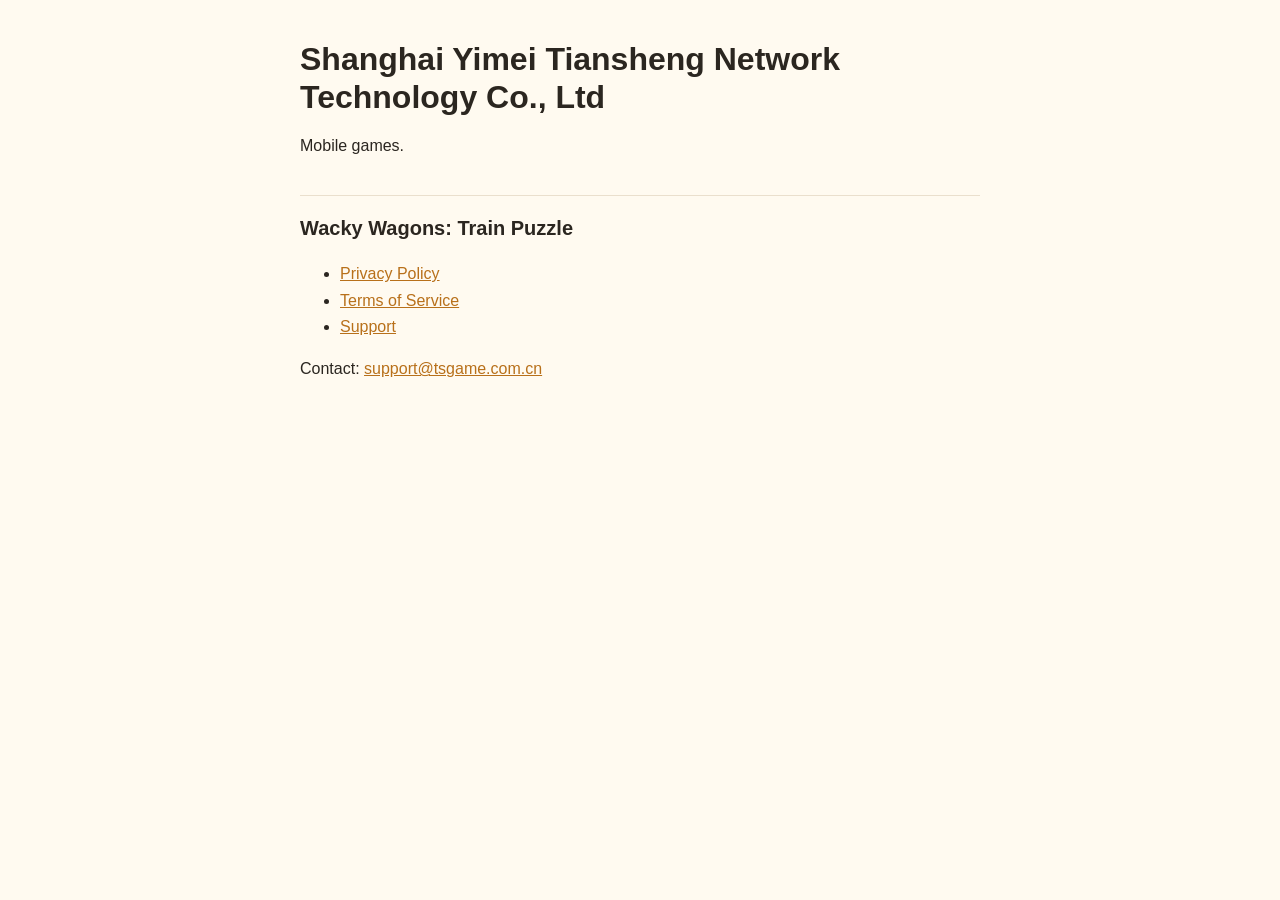
<file: index.html>
<!doctype html>
<html lang="en">
<head>
<meta charset="utf-8">
<meta name="viewport" content="width=device-width, initial-scale=1">
<title>Shanghai Yimei Tiansheng Network Technology</title>
<link rel="stylesheet" href="studio-policy.css">
</head>
<body>
<main>
<h1>Shanghai Yimei Tiansheng Network Technology Co., Ltd</h1>
<p>Mobile games.</p>
<h2>Wacky Wagons: Train Puzzle</h2>
<ul>
<li><a href="privacy.html">Privacy Policy</a></li>
<li><a href="terms.html">Terms of Service</a></li>
<li><a href="support.html">Support</a></li>
</ul>
<p>Contact: <a href="mailto:support@tsgame.com.cn">support@tsgame.com.cn</a></p>
</main>
</body>
</html>
</file>
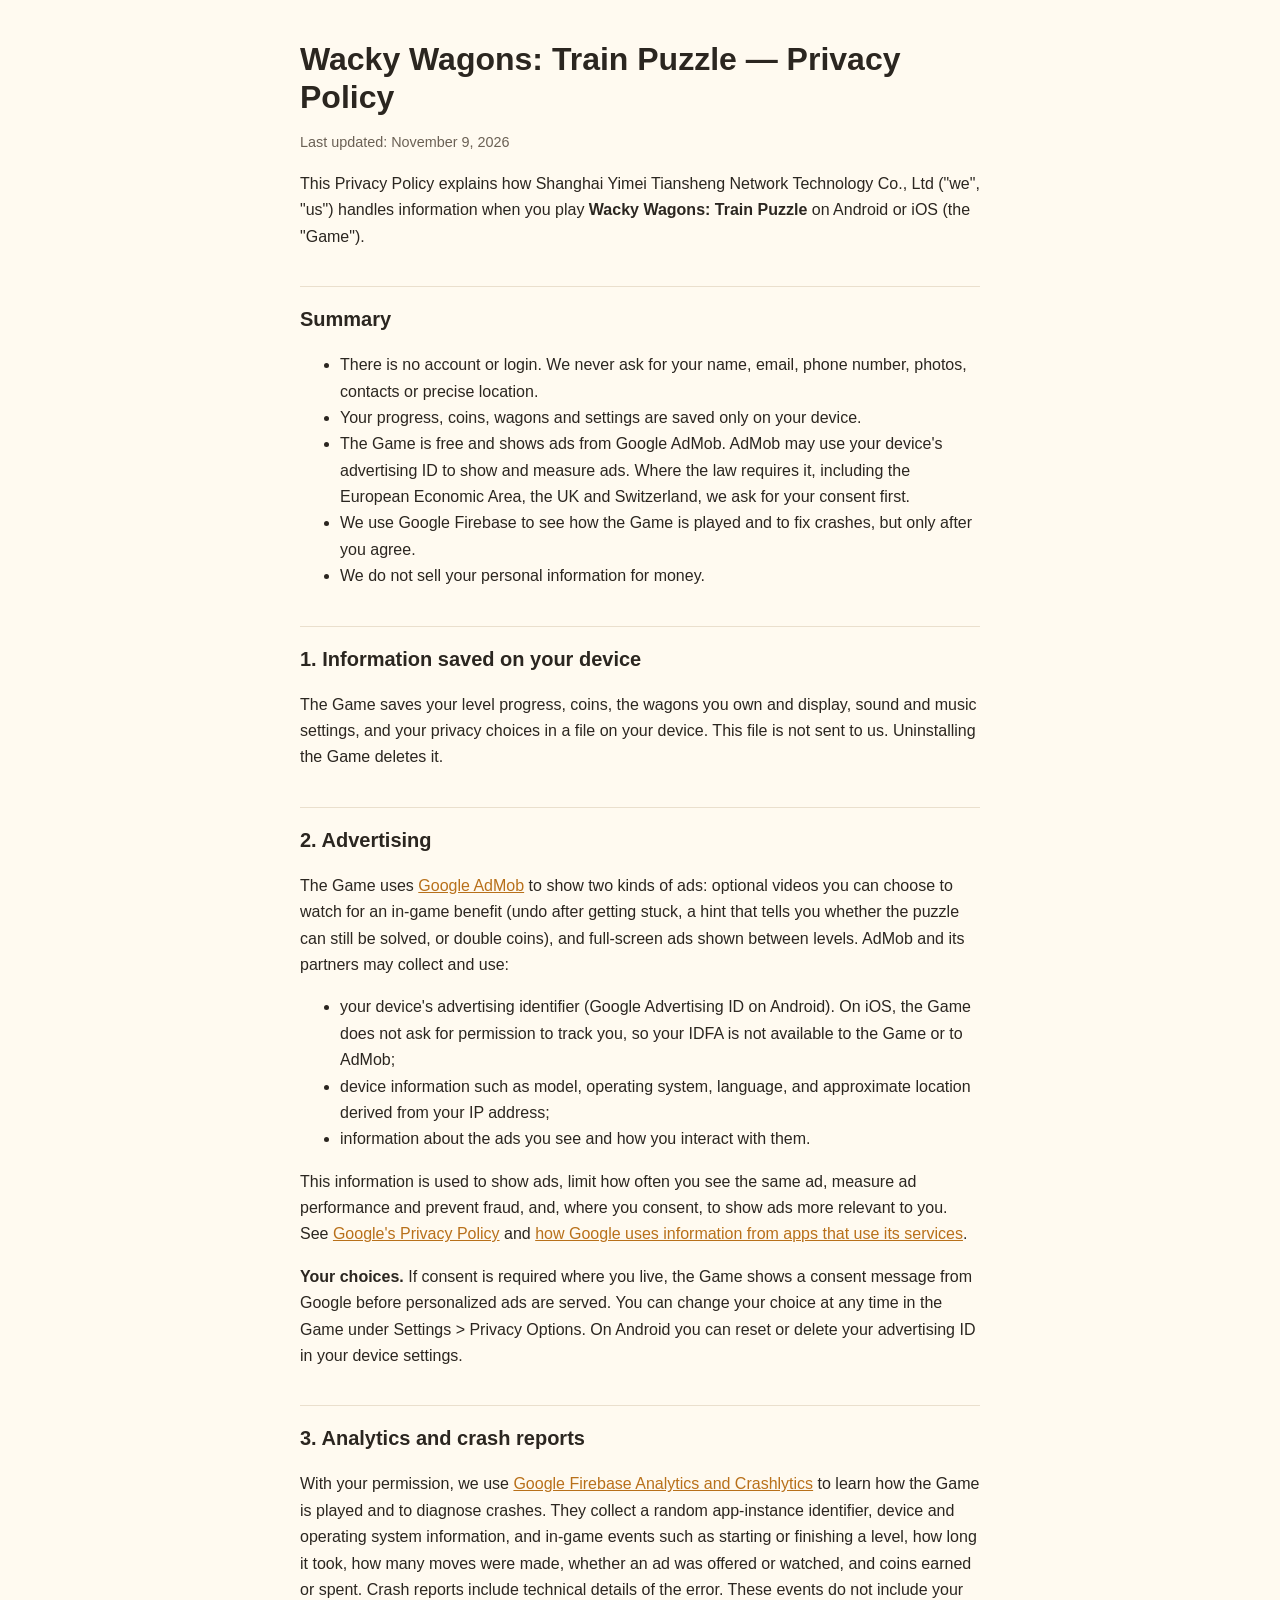
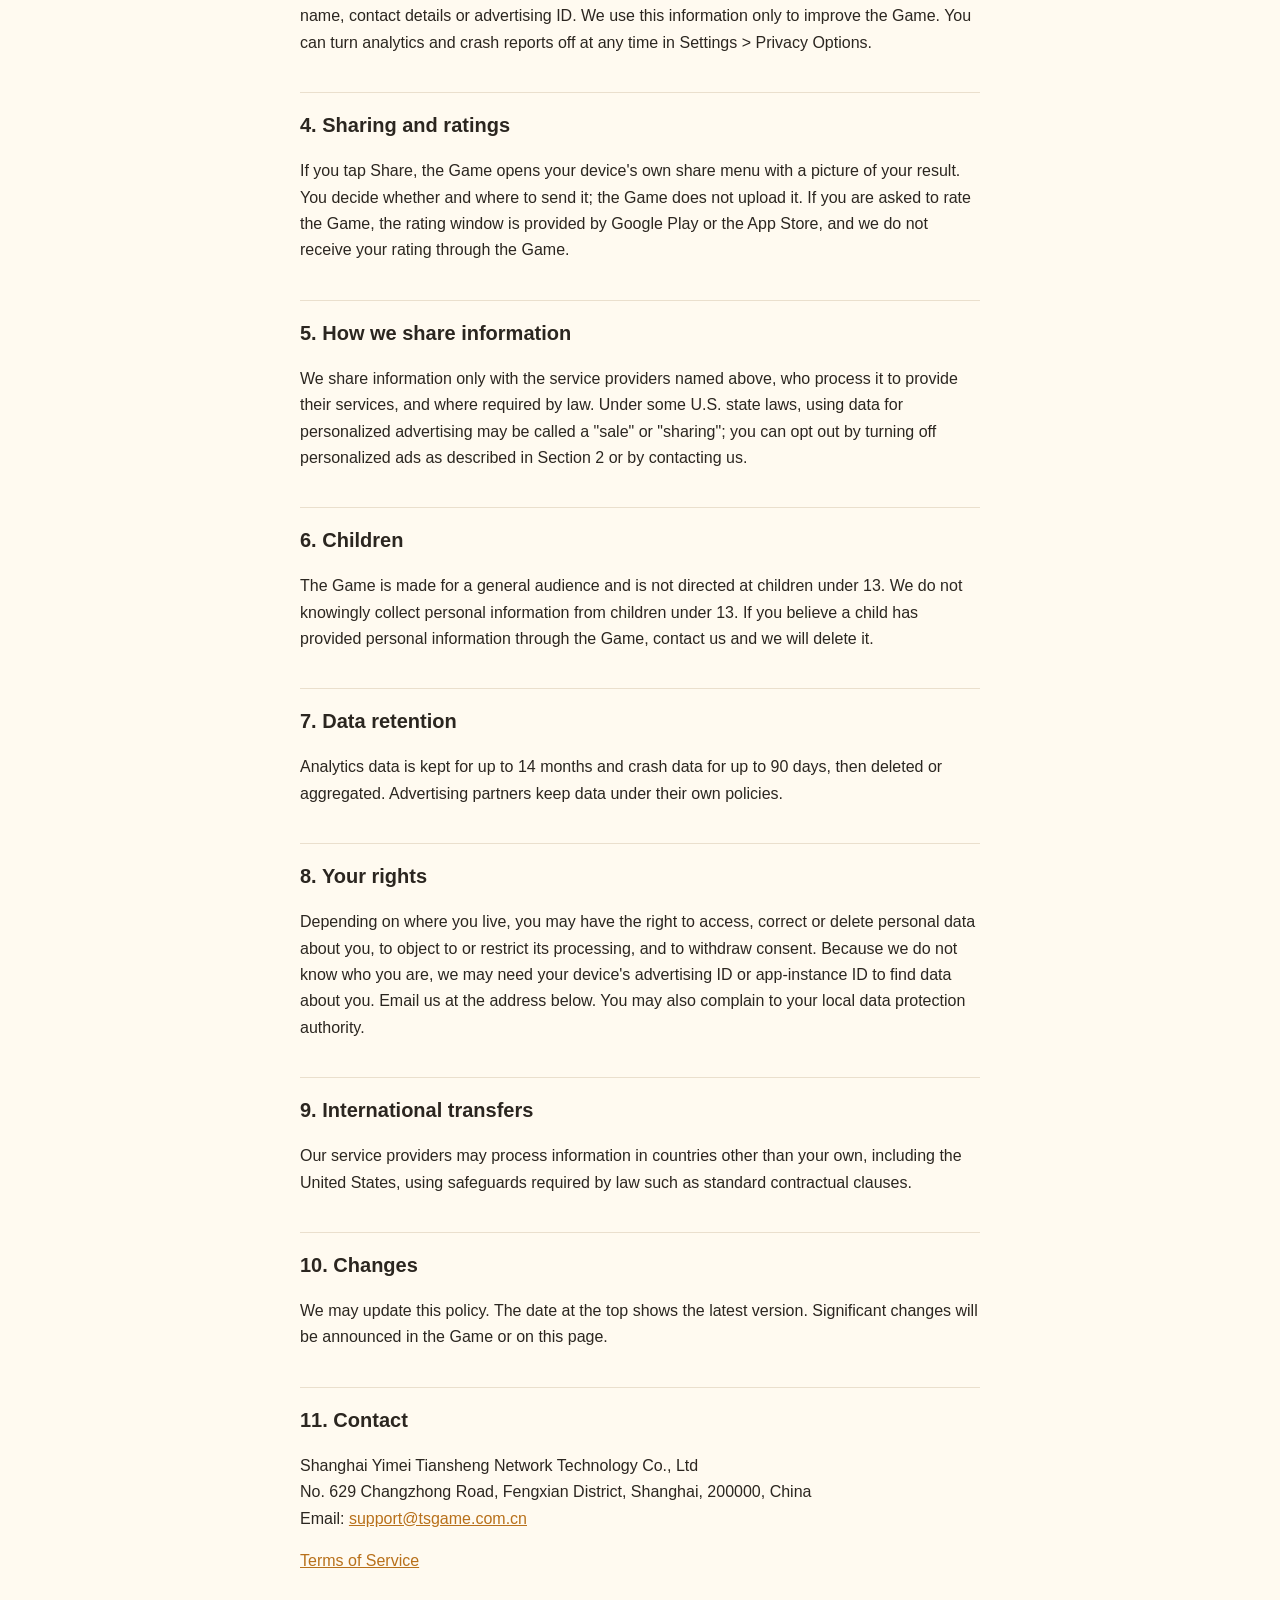
<file: privacy.html>
<!doctype html>
<html lang="en">
<head>
<meta charset="utf-8">
<meta name="viewport" content="width=device-width, initial-scale=1">
<title>Privacy Policy · Wacky Wagons</title>
<link rel="stylesheet" href="studio-policy.css">
</head>
<body>
<main>
<h1>Wacky Wagons: Train Puzzle — Privacy Policy</h1>
<p class="meta">Last updated: November 9, 2026</p>

<p>This Privacy Policy explains how Shanghai Yimei Tiansheng Network Technology Co., Ltd ("we", "us") handles information when you play <strong>Wacky Wagons: Train Puzzle</strong> on Android or iOS (the "Game").</p>

<h2>Summary</h2>
<ul>
<li>There is no account or login. We never ask for your name, email, phone number, photos, contacts or precise location.</li>
<li>Your progress, coins, wagons and settings are saved only on your device.</li>
<li>The Game is free and shows ads from Google AdMob. AdMob may use your device's advertising ID to show and measure ads. Where the law requires it, including the European Economic Area, the UK and Switzerland, we ask for your consent first.</li>
<li>We use Google Firebase to see how the Game is played and to fix crashes, but only after you agree.</li>
<li>We do not sell your personal information for money.</li>
</ul>

<h2>1. Information saved on your device</h2>
<p>The Game saves your level progress, coins, the wagons you own and display, sound and music settings, and your privacy choices in a file on your device. This file is not sent to us. Uninstalling the Game deletes it.</p>

<h2>2. Advertising</h2>
<p>The Game uses <a href="https://policies.google.com/technologies/ads">Google AdMob</a> to show two kinds of ads: optional videos you can choose to watch for an in-game benefit (undo after getting stuck, a hint that tells you whether the puzzle can still be solved, or double coins), and full-screen ads shown between levels. AdMob and its partners may collect and use:</p>
<ul>
<li>your device's advertising identifier (Google Advertising ID on Android). On iOS, the Game does not ask for permission to track you, so your IDFA is not available to the Game or to AdMob;</li>
<li>device information such as model, operating system, language, and approximate location derived from your IP address;</li>
<li>information about the ads you see and how you interact with them.</li>
</ul>
<p>This information is used to show ads, limit how often you see the same ad, measure ad performance and prevent fraud, and, where you consent, to show ads more relevant to you. See <a href="https://policies.google.com/privacy">Google's Privacy Policy</a> and <a href="https://policies.google.com/technologies/partner-sites">how Google uses information from apps that use its services</a>.</p>
<p><strong>Your choices.</strong> If consent is required where you live, the Game shows a consent message from Google before personalized ads are served. You can change your choice at any time in the Game under Settings &gt; Privacy Options. On Android you can reset or delete your advertising ID in your device settings.</p>

<h2>3. Analytics and crash reports</h2>
<p>With your permission, we use <a href="https://firebase.google.com/support/privacy">Google Firebase Analytics and Crashlytics</a> to learn how the Game is played and to diagnose crashes. They collect a random app-instance identifier, device and operating system information, and in-game events such as starting or finishing a level, how long it took, how many moves were made, whether an ad was offered or watched, and coins earned or spent. Crash reports include technical details of the error. These events do not include your name, contact details or advertising ID. We use this information only to improve the Game. You can turn analytics and crash reports off at any time in Settings &gt; Privacy Options.</p>

<h2>4. Sharing and ratings</h2>
<p>If you tap Share, the Game opens your device's own share menu with a picture of your result. You decide whether and where to send it; the Game does not upload it. If you are asked to rate the Game, the rating window is provided by Google Play or the App Store, and we do not receive your rating through the Game.</p>

<h2>5. How we share information</h2>
<p>We share information only with the service providers named above, who process it to provide their services, and where required by law. Under some U.S. state laws, using data for personalized advertising may be called a "sale" or "sharing"; you can opt out by turning off personalized ads as described in Section 2 or by contacting us.</p>

<h2>6. Children</h2>
<p>The Game is made for a general audience and is not directed at children under 13. We do not knowingly collect personal information from children under 13. If you believe a child has provided personal information through the Game, contact us and we will delete it.</p>

<h2>7. Data retention</h2>
<p>Analytics data is kept for up to 14 months and crash data for up to 90 days, then deleted or aggregated. Advertising partners keep data under their own policies.</p>

<h2>8. Your rights</h2>
<p>Depending on where you live, you may have the right to access, correct or delete personal data about you, to object to or restrict its processing, and to withdraw consent. Because we do not know who you are, we may need your device's advertising ID or app-instance ID to find data about you. Email us at the address below. You may also complain to your local data protection authority.</p>

<h2>9. International transfers</h2>
<p>Our service providers may process information in countries other than your own, including the United States, using safeguards required by law such as standard contractual clauses.</p>

<h2>10. Changes</h2>
<p>We may update this policy. The date at the top shows the latest version. Significant changes will be announced in the Game or on this page.</p>

<h2>11. Contact</h2>
<p>Shanghai Yimei Tiansheng Network Technology Co., Ltd<br>No. 629 Changzhong Road, Fengxian District, Shanghai, 200000, China<br>Email: <a href="mailto:support@tsgame.com.cn">support@tsgame.com.cn</a></p>
<p><a href="terms.html">Terms of Service</a></p>
</main>
</body>
</html>
</file>
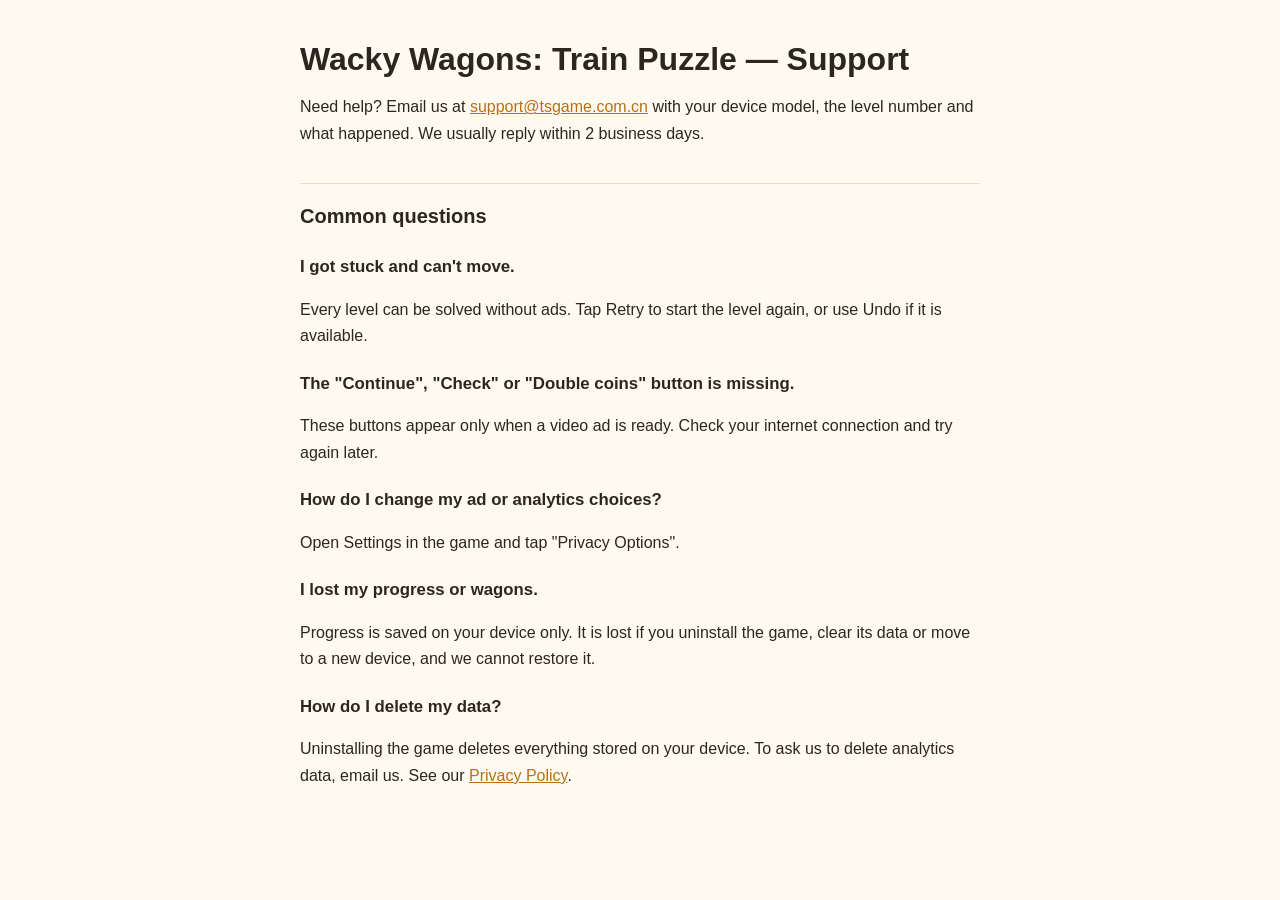
<file: support.html>
<!doctype html>
<html lang="en">
<head>
<meta charset="utf-8">
<meta name="viewport" content="width=device-width, initial-scale=1">
<title>Support · Wacky Wagons</title>
<link rel="stylesheet" href="studio-policy.css">
</head>
<body>
<main>
<h1>Wacky Wagons: Train Puzzle — Support</h1>
<p>Need help? Email us at <a href="mailto:support@tsgame.com.cn">support@tsgame.com.cn</a> with your device model, the level number and what happened. We usually reply within 2 business days.</p>

<h2>Common questions</h2>
<h3>I got stuck and can't move.</h3>
<p>Every level can be solved without ads. Tap Retry to start the level again, or use Undo if it is available.</p>
<h3>The "Continue", "Check" or "Double coins" button is missing.</h3>
<p>These buttons appear only when a video ad is ready. Check your internet connection and try again later.</p>
<h3>How do I change my ad or analytics choices?</h3>
<p>Open Settings in the game and tap "Privacy Options".</p>
<h3>I lost my progress or wagons.</h3>
<p>Progress is saved on your device only. It is lost if you uninstall the game, clear its data or move to a new device, and we cannot restore it.</p>
<h3>How do I delete my data?</h3>
<p>Uninstalling the game deletes everything stored on your device. To ask us to delete analytics data, email us. See our <a href="privacy.html">Privacy Policy</a>.</p>
</main>
</body>
</html>
</file>
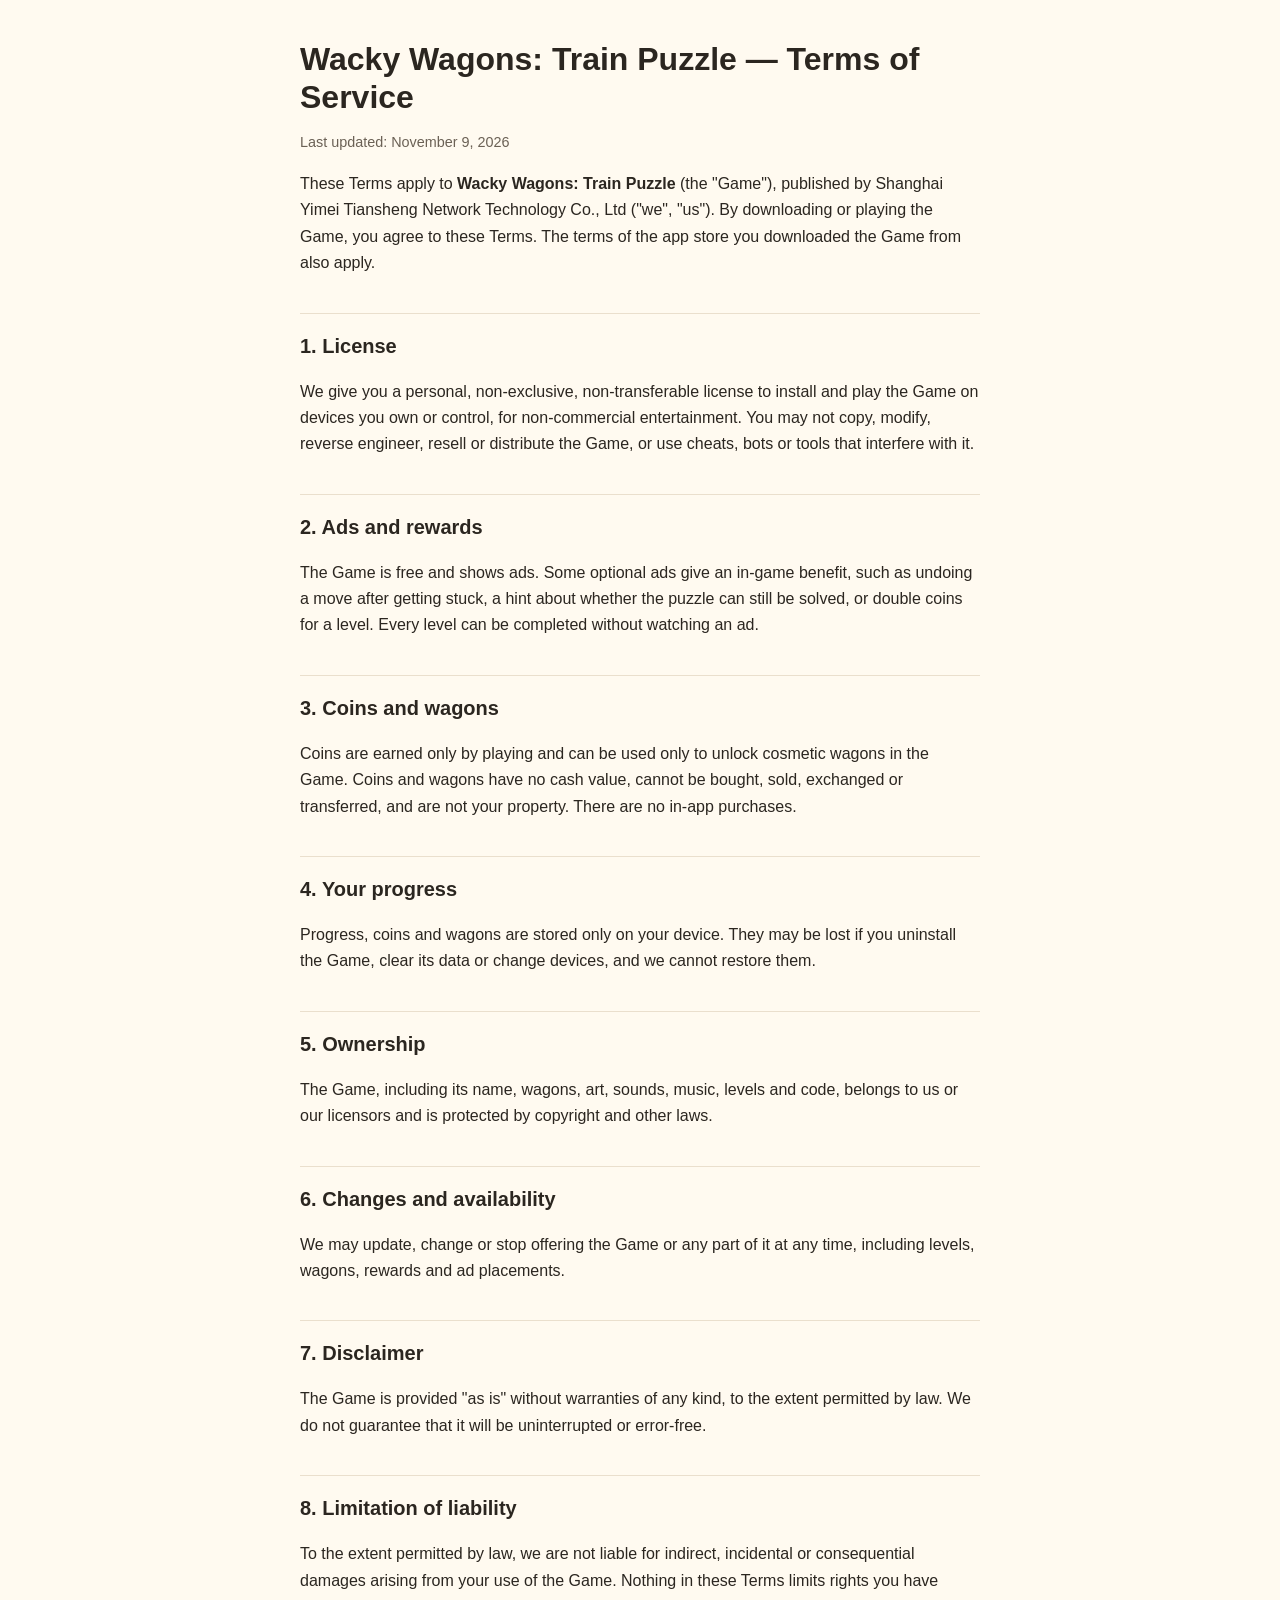
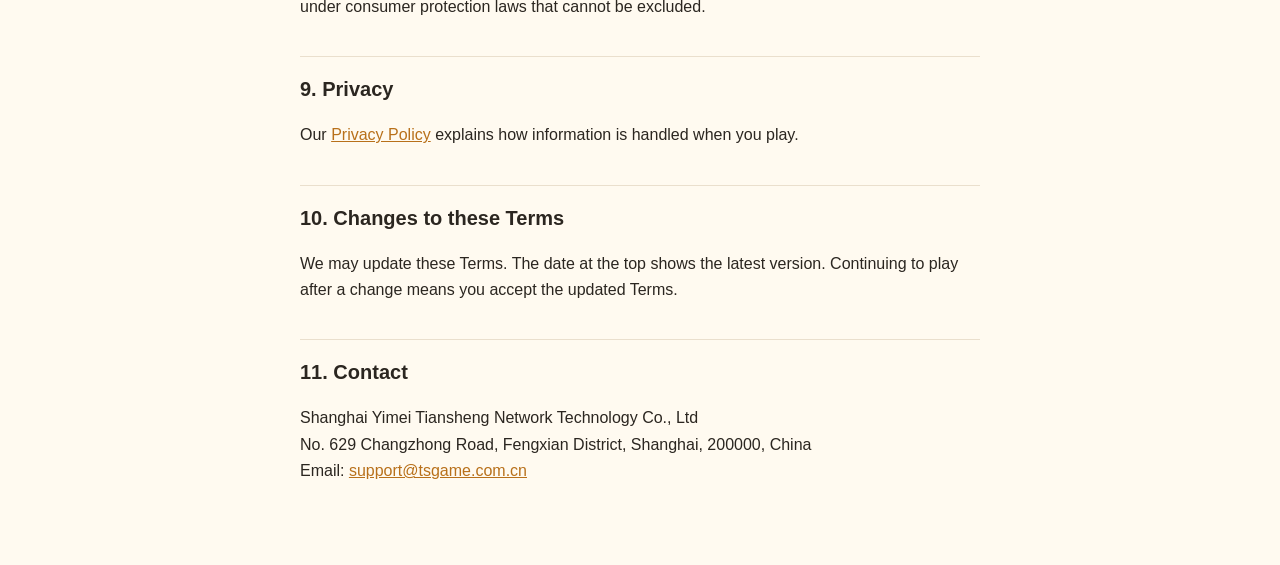
<file: terms.html>
<!doctype html>
<html lang="en">
<head>
<meta charset="utf-8">
<meta name="viewport" content="width=device-width, initial-scale=1">
<title>Terms of Service · Wacky Wagons</title>
<link rel="stylesheet" href="studio-policy.css">
</head>
<body>
<main>
<h1>Wacky Wagons: Train Puzzle — Terms of Service</h1>
<p class="meta">Last updated: November 9, 2026</p>

<p>These Terms apply to <strong>Wacky Wagons: Train Puzzle</strong> (the "Game"), published by Shanghai Yimei Tiansheng Network Technology Co., Ltd ("we", "us"). By downloading or playing the Game, you agree to these Terms. The terms of the app store you downloaded the Game from also apply.</p>

<h2>1. License</h2>
<p>We give you a personal, non-exclusive, non-transferable license to install and play the Game on devices you own or control, for non-commercial entertainment. You may not copy, modify, reverse engineer, resell or distribute the Game, or use cheats, bots or tools that interfere with it.</p>

<h2>2. Ads and rewards</h2>
<p>The Game is free and shows ads. Some optional ads give an in-game benefit, such as undoing a move after getting stuck, a hint about whether the puzzle can still be solved, or double coins for a level. Every level can be completed without watching an ad.</p>

<h2>3. Coins and wagons</h2>
<p>Coins are earned only by playing and can be used only to unlock cosmetic wagons in the Game. Coins and wagons have no cash value, cannot be bought, sold, exchanged or transferred, and are not your property. There are no in-app purchases.</p>

<h2>4. Your progress</h2>
<p>Progress, coins and wagons are stored only on your device. They may be lost if you uninstall the Game, clear its data or change devices, and we cannot restore them.</p>

<h2>5. Ownership</h2>
<p>The Game, including its name, wagons, art, sounds, music, levels and code, belongs to us or our licensors and is protected by copyright and other laws.</p>

<h2>6. Changes and availability</h2>
<p>We may update, change or stop offering the Game or any part of it at any time, including levels, wagons, rewards and ad placements.</p>

<h2>7. Disclaimer</h2>
<p>The Game is provided "as is" without warranties of any kind, to the extent permitted by law. We do not guarantee that it will be uninterrupted or error-free.</p>

<h2>8. Limitation of liability</h2>
<p>To the extent permitted by law, we are not liable for indirect, incidental or consequential damages arising from your use of the Game. Nothing in these Terms limits rights you have under consumer protection laws that cannot be excluded.</p>

<h2>9. Privacy</h2>
<p>Our <a href="privacy.html">Privacy Policy</a> explains how information is handled when you play.</p>

<h2>10. Changes to these Terms</h2>
<p>We may update these Terms. The date at the top shows the latest version. Continuing to play after a change means you accept the updated Terms.</p>

<h2>11. Contact</h2>
<p>Shanghai Yimei Tiansheng Network Technology Co., Ltd<br>No. 629 Changzhong Road, Fengxian District, Shanghai, 200000, China<br>Email: <a href="mailto:support@tsgame.com.cn">support@tsgame.com.cn</a></p>
</main>
</body>
</html>
</file>
<file: studio-policy.css>
:root { --bg: #fffaf0; --fg: #2b2620; --muted: #6b6155; --accent: #b8701a; --rule: #eadfcd; color-scheme: light dark; }
@media (prefers-color-scheme: dark) { :root { --bg: #1d1a17; --fg: #f1e9dc; --muted: #b3a796; --accent: #f2b54a; --rule: #3a332b; } }
* { box-sizing: border-box; }
body { margin: 0; background: var(--bg); color: var(--fg); font: 16px/1.65 -apple-system, "Segoe UI", Roboto, "Helvetica Neue", Arial, sans-serif; }
main { max-width: 720px; margin: 0 auto; padding: 40px max(20px, env(safe-area-inset-left, 0px)) 64px; }
h1 { font-size: 2rem; line-height: 1.2; margin: 0 0 8px; }
h2 { font-size: 1.25rem; margin: 36px 0 8px; padding-top: 16px; border-top: 1px solid var(--rule); }
h3 { font-size: 1.05rem; margin: 20px 0 4px; }
a { color: var(--accent); }
.meta, .crumb, .links, footer { color: var(--muted); font-size: 0.9rem; }
.lead { font-size: 1.15rem; color: var(--muted); }
.mail { user-select: all; }
footer { margin-top: 48px; border-top: 1px solid var(--rule); padding-top: 16px; }
</file>
